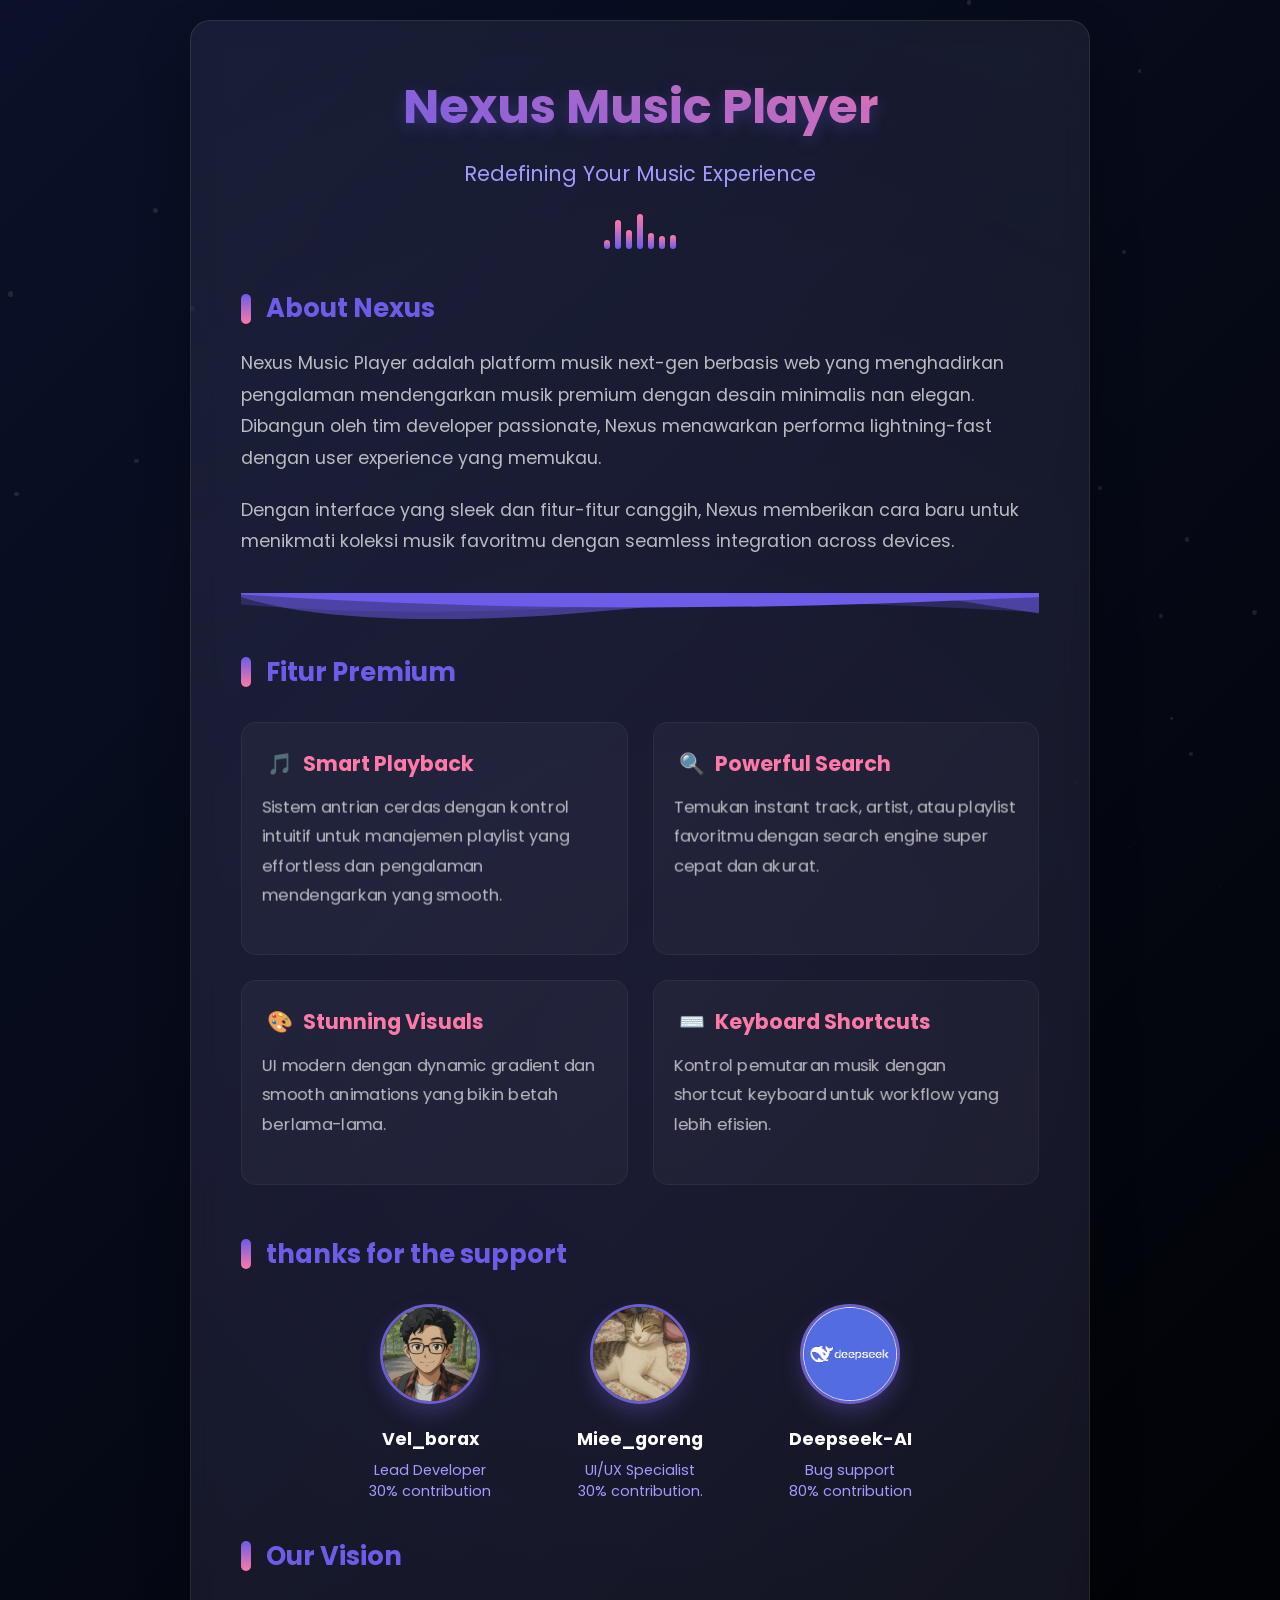
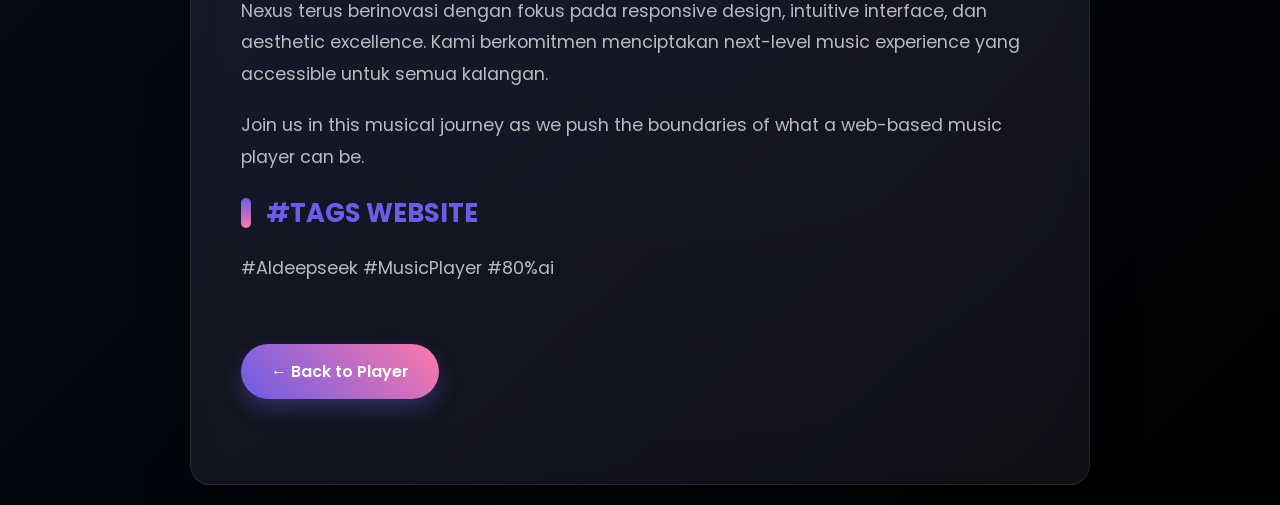
<file: about.html>
<!DOCTYPE html>
<html lang="id">
<head>
  <meta charset="UTF-8" />
  <meta name="viewport" content="width=device-width, initial-scale=1.0"/>
  <title>Tentang Nexus Music Player</title>
  <link rel="stylesheet" href="https://cdnjs.cloudflare.com/ajax/libs/animate.css/4.1.1/animate.min.css"/>
  <link href="https://fonts.googleapis.com/css2?family=Poppins:wght@300;400;500;600;700&display=swap" rel="stylesheet">
  <style>
    :root {
      --primary: #6c5ce7;
      --secondary: #a29bfe;
      --dark: #2d3436;
      --light: #f5f6fa;
      --accent: #fd79a8;
      --text-primary: rgba(255, 255, 255, 0.9);
      --text-secondary: rgba(255, 255, 255, 0.7);
    }

    * {
      margin: 0;
      padding: 0;
      box-sizing: border-box;
      font-family: 'Poppins', sans-serif;
    }

    body {
      background: linear-gradient(135deg, var(--dark), #000);
      color: var(--light);
      min-height: 100vh;
      display: flex;
      justify-content: center;
      align-items: center;
      padding: 20px;
      overflow-x: hidden;
    }

    /* Floating particles background */
    .particles {
      position: fixed;
      top: 0;
      left: 0;
      width: 100%;
      height: 100%;
      z-index: -1;
      overflow: hidden;
    }

    .particle {
      position: absolute;
      background: rgba(255, 255, 255, 0.1);
      border-radius: 50%;
      animation: float linear infinite;
    }

    @keyframes float {
      0% {
        transform: translateY(0) rotate(0deg);
      }
      100% {
        transform: translateY(-100vh) rotate(360deg);
      }
    }

    .about-container {
      max-width: 900px;
      width: 100%;
      background: rgba(255, 255, 255, 0.05);
      border-radius: 20px;
      backdrop-filter: blur(15px);
      box-shadow: 0 25px 50px rgba(0, 0, 0, 0.3);
      padding: 50px;
      animation: fadeInUp 0.8s ease-out both;
      border: 1px solid rgba(255, 255, 255, 0.1);
      position: relative;
      overflow: hidden;
    }

    .about-container::before {
      content: '';
      position: absolute;
      top: -50%;
      left: -50%;
      width: 200%;
      height: 200%;
      background: radial-gradient(circle, rgba(108, 92, 231, 0.1) 0%, transparent 70%);
      animation: rotate 60s linear infinite;
      z-index: -1;
    }

    @keyframes rotate {
      0% {
        transform: rotate(0deg);
      }
      100% {
        transform: rotate(360deg);
      }
    }

    .header {
      text-align: center;
      margin-bottom: 40px;
      position: relative;
    }

    .header h1 {
      font-size: 3rem;
      background: linear-gradient(to right, var(--primary), var(--accent));
      -webkit-background-clip: text;
      -webkit-text-fill-color: transparent;
      margin-bottom: 15px;
      text-shadow: 0 5px 15px rgba(108, 92, 231, 0.3);
      animation: textGlow 3s ease-in-out infinite alternate;
    }

    @keyframes textGlow {
      0% {
        text-shadow: 0 5px 15px rgba(108, 92, 231, 0.3);
      }
      100% {
        text-shadow: 0 5px 25px rgba(253, 121, 168, 0.4);
      }
    }

    .header p.subtitle {
      color: var(--secondary);
      font-size: 1.3rem;
      animation: fadeIn 1s 0.3s both;
    }

    .content-section {
      margin-bottom: 35px;
      opacity: 0;
      animation: fadeInUp 0.8s 0.5s forwards;
    }

    .content-section:nth-child(2) { animation-delay: 0.5s; }
    .content-section:nth-child(3) { animation-delay: 0.7s; }
    .content-section:nth-child(4) { animation-delay: 0.9s; }
    .content-section:nth-child(5) { animation-delay: 1.1s; }

    .content-section h2 {
      font-size: 1.6rem;
      color: var(--primary);
      margin-bottom: 20px;
      display: flex;
      align-items: center;
      gap: 15px;
      position: relative;
    }

    .content-section h2::before {
      content: '';
      display: block;
      width: 10px;
      height: 30px;
      background: linear-gradient(to bottom, var(--primary), var(--accent));
      border-radius: 5px;
      animation: pulse 2s infinite;
    }

    @keyframes pulse {
      0%, 100% {
        transform: scaleY(1);
      }
      50% {
        transform: scaleY(1.2);
      }
    }

    .content-section p {
      font-size: 1.1rem;
      line-height: 1.8;
      color: var(--text-secondary);
      margin-bottom: 20px;
      animation: fadeIn 1s both;
    }

    .features-grid {
      display: grid;
      grid-template-columns: repeat(auto-fit, minmax(250px, 1fr));
      gap: 25px;
      margin-top: 30px;
    }

    .feature-card {
      background: rgba(255, 255, 255, 0.03);
      border-radius: 15px;
      padding: 25px;
      border: 1px solid rgba(255, 255, 255, 0.05);
      transition: all 0.4s ease;
      transform-style: preserve-3d;
      perspective: 1000px;
      opacity: 0;
      animation: fadeInUp 0.6s forwards;
    }

    .feature-card:nth-child(1) { animation-delay: 0.6s; }
    .feature-card:nth-child(2) { animation-delay: 0.8s; }
    .feature-card:nth-child(3) { animation-delay: 1.0s; }
    .feature-card:nth-child(4) { animation-delay: 1.2s; }

    .feature-card:hover {
      transform: translateY(-10px) rotateX(5deg);
      background: rgba(255, 255, 255, 0.08);
      box-shadow: 0 15px 30px rgba(0, 0, 0, 0.2);
    }

    .feature-card h3 {
      color: var(--accent);
      margin-bottom: 15px;
      font-size: 1.3rem;
      display: flex;
      align-items: center;
      gap: 10px;
    }

    .feature-card h3 span {
      display: inline-block;
      animation: bounce 2s infinite;
    }

    @keyframes bounce {
      0%, 100% {
        transform: translateY(0);
      }
      50% {
        transform: translateY(-5px);
      }
    }

    .feature-card p {
      font-size: 1rem;
      color: var(--text-secondary);
      transform: translateZ(30px);
    }

    .team-section {
      margin-top: 50px;
    }

    .team-members {
      display: flex;
      flex-wrap: wrap;
      gap: 30px;
      justify-content: center;
      margin-top: 30px;
    }

    .team-member {
      text-align: center;
      width: 180px;
      opacity: 0;
      animation: fadeIn 0.8s forwards;
    }

    .team-member:nth-child(1) { animation-delay: 0.8s; }
    .team-member:nth-child(2) { animation-delay: 1.0s; }

    .member-avatar {
      width: 100px;
      height: 100px;
      border-radius: 50%;
      object-fit: cover;
      margin-bottom: 15px;
      border: 3px solid var(--primary);
      box-shadow: 0 10px 20px rgba(108, 92, 231, 0.3);
      transition: all 0.4s ease;
      filter: grayscale(20%);
    }

    .team-member:hover .member-avatar {
      transform: scale(1.1);
      box-shadow: 0 15px 30px rgba(253, 121, 168, 0.4);
      filter: grayscale(0%);
      border-color: var(--accent);
    }

    .member-name {
      font-weight: bold;
      color: white;
      margin-bottom: 8px;
      font-size: 1.1rem;
      transition: all 0.3s ease;
    }

    .team-member:hover .member-name {
      color: var(--accent);
      transform: translateY(-3px);
    }

    .member-role {
      font-size: 0.9rem;
      color: var(--secondary);
      transition: all 0.3s ease;
    }

    .team-member:hover .member-role {
      color: white;
    }

    .back-btn {
      display: inline-flex;
      align-items: center;
      justify-content: center;
      margin-top: 40px;
      padding: 15px 30px;
      background: linear-gradient(45deg, var(--primary), var(--accent));
      color: white;
      text-decoration: none;
      border-radius: 50px;
      font-weight: 600;
      transition: all 0.4s ease;
      border: none;
      cursor: pointer;
      box-shadow: 0 10px 20px rgba(108, 92, 231, 0.3);
      position: relative;
      overflow: hidden;
      opacity: 0;
      animation: fadeInUp 0.8s 1.2s forwards;
    }

    .back-btn:hover {
      transform: translateY(-5px) scale(1.05);
      box-shadow: 0 15px 30px rgba(253, 121, 168, 0.4);
    }

    .back-btn::before {
      content: '';
      position: absolute;
      top: 0;
      left: -100%;
      width: 100%;
      height: 100%;
      background: linear-gradient(90deg, transparent, rgba(255, 255, 255, 0.2), transparent);
      transition: all 0.6s ease;
    }

    .back-btn:hover::before {
      left: 100%;
    }

    /* Animated wave divider */
    .wave-divider {
      position: relative;
      height: 30px;
      overflow: hidden;
      margin: 30px 0;
    }

    .wave {
      position: absolute;
      left: 0;
      width: 200%;
      height: 100%;
      background-repeat: repeat no-repeat;
      background-position: 0 bottom;
      transform-origin: center bottom;
      background-image: url('data:image/svg+xml;utf8,<svg viewBox="0 0 1200 120" preserveAspectRatio="none" xmlns="http://www.w3.org/2000/svg"><path d="M0,0V46.29c47.79,22.2,103.59,32.17,158,28,70.36-5.37,136.33-33.31,206.8-37.5C438.64,32.43,512.34,53.67,583,72.05c69.27,18,138.3,24.88,209.4,13.08,36.15-6,69.85-17.84,104.45-29.34C989.49,25,1113-14.29,1200,52.47V0Z" opacity=".25" fill="%236c5ce7"></path><path d="M0,0V15.81C13,36.92,27.64,56.86,47.69,72.05,99.41,111.27,165,111,224.58,91.58c31.15-10.15,60.09-26.07,89.67-39.8,40.92-19,84.73-46,130.83-49.67,36.26-2.85,70.9,9.42,98.6,31.56,31.77,25.39,62.32,62,103.63,73,40.44,10.79,81.35-6.69,119.13-24.28s75.16-39,116.92-43.05c59.73-5.85,113.28,22.88,168.9,38.84,30.2,8.66,59,6.17,87.09-7.5,22.43-10.89,48-26.93,60.65-49.24V0Z" opacity=".5" fill="%236c5ce7"></path><path d="M0,0V5.63C149.93,59,314.09,71.32,475.83,42.57c43-7.64,84.23-20.12,127.61-26.46,59-8.63,112.48,12.24,165.56,35.4C827.93,77.22,886,95.24,951.2,90c86.53-7,172.46-45.71,248.8-84.81V0Z" fill="%236c5ce7"></path></svg>');
      animation: wave 15s linear infinite;
    }

    @keyframes wave {
      0% {
        transform: translateX(0) translateY(0) scaleY(1);
      }
      50% {
        transform: translateX(-25%) translateY(-5px) scaleY(0.9);
      }
      100% {
        transform: translateX(-50%) translateY(0) scaleY(1);
      }
    }

    /* Music note animations */
    .music-note {
      position: absolute;
      font-size: 1.5rem;
      opacity: 0;
      animation: floatNote 4s linear infinite;
    }

    @keyframes floatNote {
      0% {
        transform: translateY(0) rotate(0deg);
        opacity: 0;
        left: 10%;
      }
      10% {
        opacity: 1;
      }
      90% {
        opacity: 1;
      }
      100% {
        transform: translateY(-100vh) rotate(360deg);
        opacity: 0;
        left: 90%;
      }
    }

    /* Equalizer animation */
    .equalizer {
      display: flex;
      justify-content: center;
      align-items: flex-end;
      height: 40px;
      gap: 5px;
      margin: 20px 0;
    }

    .equalizer-bar {
      width: 6px;
      background: linear-gradient(to top, var(--primary), var(--accent));
      border-radius: 3px;
      animation: equalize 1.5s infinite ease-in-out;
    }

    .equalizer-bar:nth-child(1) { height: 20%; animation-delay: -1.2s; }
    .equalizer-bar:nth-child(2) { height: 50%; animation-delay: -1.1s; }
    .equalizer-bar:nth-child(3) { height: 30%; animation-delay: -0.9s; }
    .equalizer-bar:nth-child(4) { height: 70%; animation-delay: -0.8s; }
    .equalizer-bar:nth-child(5) { height: 40%; animation-delay: -0.7s; }
    .equalizer-bar:nth-child(6) { height: 60%; animation-delay: -0.6s; }
    .equalizer-bar:nth-child(7) { height: 30%; animation-delay: -0.5s; }

    @keyframes equalize {
      0%, 100% {
        height: 20%;
      }
      50% {
        height: 80%;
      }
    }

    /* Responsive adjustments */
    @media (max-width: 768px) {
      .about-container {
        padding: 30px 20px;
      }
      
      .header h1 {
        font-size: 2.2rem;
      }
      
      .features-grid {
        grid-template-columns: 1fr;
      }
      
      .team-member {
        width: 140px;
      }
      
      .member-avatar {
        width: 80px;
        height: 80px;
      }
    }

    /* Custom animations */
    @keyframes fadeInUp {
      from {
        opacity: 0;
        transform: translateY(30px);
      }
      to {
        opacity: 1;
        transform: translateY(0);
      }
    }

    @keyframes fadeIn {
      from {
        opacity: 0;
      }
      to {
        opacity: 1;
      }
    }

    @keyframes scaleIn {
      from {
        transform: scale(0.5);
        opacity: 0;
      }
      to {
        transform: scale(1);
        opacity: 1;
      }
    }

    @keyframes rotateIn {
      from {
        transform: rotate(-15deg);
        opacity: 0;
      }
      to {
        transform: rotate(0);
        opacity: 1;
      }
    }

    @keyframes slideInLeft {
      from {
        transform: translateX(-50px);
        opacity: 0;
      }
      to {
        transform: translateX(0);
        opacity: 1;
      }
    }

    @keyframes slideInRight {
      from {
        transform: translateX(50px);
        opacity: 0;
      }
      to {
        transform: translateX(0);
        opacity: 1;
      }
    }

    @keyframes flipInX {
      from {
        transform: perspective(400px) rotateX(90deg);
        opacity: 0;
      }
      to {
        transform: perspective(400px) rotateX(0);
        opacity: 1;
      }
    }

    @keyframes rubberBand {
      from {
        transform: scale3d(1, 1, 1);
      }
      30% {
        transform: scale3d(1.25, 0.75, 1);
      }
      40% {
        transform: scale3d(0.75, 1.25, 1);
      }
      50% {
        transform: scale3d(1.15, 0.85, 1);
      }
      65% {
        transform: scale3d(0.95, 1.05, 1);
      }
      75% {
        transform: scale3d(1.05, 0.95, 1);
      }
      to {
        transform: scale3d(1, 1, 1);
      }
    }
  </style>
</head>
<body>
  <!-- Floating particles -->
  <div class="particles" id="particles"></div>
  
  <!-- Floating music notes -->
  <div id="musicNotes"></div>

  <div class="about-container">
    <div class="header">
      <h1 class="animate__animated animate__fadeInDown">Nexus Music Player</h1>
      <p class="subtitle animate__animated animate__fadeIn animate__delay-1s">Redefining Your Music Experience</p>
      
      <!-- Equalizer animation -->
      <div class="equalizer animate__animated animate__fadeIn animate__delay-1s">
        <div class="equalizer-bar"></div>
        <div class="equalizer-bar"></div>
        <div class="equalizer-bar"></div>
        <div class="equalizer-bar"></div>
        <div class="equalizer-bar"></div>
        <div class="equalizer-bar"></div>
        <div class="equalizer-bar"></div>
      </div>
    </div>

    <div class="content-section">
      <h2>About Nexus</h2>
      <p>Nexus Music Player adalah platform musik next-gen berbasis web yang menghadirkan pengalaman mendengarkan musik premium dengan desain minimalis nan elegan. Dibangun oleh tim developer passionate, Nexus menawarkan performa lightning-fast dengan user experience yang memukau.</p>
      <p>Dengan interface yang sleek dan fitur-fitur canggih, Nexus memberikan cara baru untuk menikmati koleksi musik favoritmu dengan seamless integration across devices.</p>
    </div>

    <!-- Wave divider -->
    <div class="wave-divider">
      <div class="wave"></div>
    </div>

    <div class="content-section">
      <h2>Fitur Premium</h2>
      <div class="features-grid">
        <div class="feature-card">
          <h3><span>🎵</span> Smart Playback</h3>
          <p>Sistem antrian cerdas dengan kontrol intuitif untuk manajemen playlist yang effortless dan pengalaman mendengarkan yang smooth.</p>
        </div>
        <div class="feature-card">
          <h3><span>🔍</span> Powerful Search</h3>
          <p>Temukan instant track, artist, atau playlist favoritmu dengan search engine super cepat dan akurat.</p>
        </div>
        <div class="feature-card">
          <h3><span>🎨</span> Stunning Visuals</h3>
          <p>UI modern dengan dynamic gradient dan smooth animations yang bikin betah berlama-lama.</p>
        </div>
        <div class="feature-card">
          <h3><span>⌨️</span> Keyboard Shortcuts</h3>
          <p>Kontrol pemutaran musik dengan shortcut keyboard untuk workflow yang lebih efisien.</p>
        </div>
      </div>
    </div>

    <div class="content-section team-section">
      <h2>thanks for the support</h2>
      <div class="team-members">
        <div class="team-member">
          <a href="" target="_blank">
          <img src="vel.png" alt="Vel_borax" class="member-avatar">
        </a>
          <div class="member-name">Vel_borax</div>
          <div class="member-role">Lead Developer</div>
          <div class="member-role">30% contribution</div>
        </div>
        <div class="team-member">
          <a href="" target="_blank">
          <img src="hilmi.png" alt="Hilmi" class="member-avatar">
        </a>
          <div class="member-name">Miee_goreng</div>
          <div class="member-role">UI/UX Specialist</div>
          <div class="member-role">30% contribution.</div>
        </div>
        <div class="team-member">
          <a href="https://www.deepseek.com/" target="_blank">
          <img src="deepseek.png" alt="AI" class="member-avatar">
        </a>
          <div class="member-name">Deepseek-AI</div>
          <div class="member-role">Bug support</div>
          <div class="member-role">80% contribution</div>
        </div>
      </div>
    </div>

    <div class="content-section">
      <h2>Our Vision</h2>
      <p>Nexus terus berinovasi dengan fokus pada responsive design, intuitive interface, dan aesthetic excellence. Kami berkomitmen menciptakan next-level music experience yang accessible untuk semua kalangan.</p>
      <p>Join us in this musical journey as we push the boundaries of what a web-based music player can be.</p>
    
    <div class="content-section">
      <h2>#TAGS WEBSITE</h2>
      <p>#AIdeepseek #MusicPlayer #80%ai</p>

      <a href="index.html" class="back-btn animate__animated animate__pulse animate__infinite animate__slower">← Back to Player</a>
    </div>
    </div>
  </div>

  <script>
    // Create floating particles
    const particlesContainer = document.getElementById('particles');
    for (let i = 0; i < 50; i++) {
      const particle = document.createElement('div');
      particle.classList.add('particle');
      
      // Random properties
      const size = Math.random() * 5 + 1;
      const posX = Math.random() * window.innerWidth;
      const posY = Math.random() * window.innerHeight;
      const duration = Math.random() * 20 + 10;
      const delay = Math.random() * 5;
      
      particle.style.width = `${size}px`;
      particle.style.height = `${size}px`;
      particle.style.left = `${posX}px`;
      particle.style.top = `${posY}px`;
      particle.style.animationDuration = `${duration}s`;
      particle.style.animationDelay = `${delay}s`;
      
      particlesContainer.appendChild(particle);
    }

    // Create floating music notes
    const notesContainer = document.getElementById('musicNotes');
    const musicNotes = ['♪', '♫', '♬', '♩', '♭', '♮', '♯'];
    
    function createMusicNote() {
      const note = document.createElement('div');
      note.classList.add('music-note');
      note.textContent = musicNotes[Math.floor(Math.random() * musicNotes.length)];
      
      // Random properties
      const size = Math.random() * 2 + 1;
      const posX = Math.random() * 100;
      const duration = Math.random() * 3 + 2;
      const delay = Math.random() * 5;
      const color = `hsl(${Math.random() * 60 + 200}, 80%, 70%)`;
      
      note.style.fontSize = `${size}rem`;
      note.style.left = `${posX}%`;
      note.style.bottom = '0';
      note.style.color = color;
      note.style.animationDuration = `${duration}s`;
      note.style.animationDelay = `${delay}s`;
      
      notesContainer.appendChild(note);
      
      // Remove note after animation completes
      setTimeout(() => {
        note.remove();
      }, duration * 1000);
    }
    
    // Create notes periodically
    setInterval(createMusicNote, 500);
    
    // Initial notes
    for (let i = 0; i < 10; i++) {
      setTimeout(createMusicNote, i * 300);
    }

    // Add hover animations to feature cards
    const featureCards = document.querySelectorAll('.feature-card');
    featureCards.forEach(card => {
      card.addEventListener('mouseenter', () => {
        card.classList.add('animate__animated', 'animate__pulse');
      });
      
      card.addEventListener('mouseleave', () => {
        card.classList.remove('animate__animated', 'animate__pulse');
      });
      
      card.addEventListener('animationend', () => {
        card.classList.remove('animate__animated', 'animate__pulse');
      });
    });

    // Add random animations to team members on hover
    const teamMembers = document.querySelectorAll('.team-member');
    const animations = [
      'animate__bounce', 'animate__rubberBand', 'animate__swing', 
      'animate__tada', 'animate__wobble', 'animate__jello',
      'animate__heartBeat', 'animate__flip', 'animate__shakeX'
    ];
    
    teamMembers.forEach(member => {
      member.addEventListener('mouseenter', () => {
        const randomAnim = animations[Math.floor(Math.random() * animations.length)];
        member.classList.add('animate__animated', randomAnim);
      });
      
      member.addEventListener('mouseleave', () => {
        member.classList.remove('animate__animated', ...animations);
      });
      
      member.addEventListener('animationend', () => {
        member.classList.remove('animate__animated', ...animations);
      });
    });

    // Add ripple effect to back button
    const backBtn = document.querySelector('.back-btn');
    backBtn.addEventListener('click', (e) => {
      e.preventDefault();
      
      // Ripple effect
      const ripple = document.createElement('span');
      ripple.classList.add('animate__animated', 'animate__zoomOut');
      ripple.style.position = 'absolute';
      ripple.style.borderRadius = '50%';
      ripple.style.backgroundColor = 'rgba(255, 255, 255, 0.3)';
      ripple.style.transform = 'scale(0)';
      ripple.style.animationDuration = '0.6s';
      
      const rect = backBtn.getBoundingClientRect();
      const size = Math.max(rect.width, rect.height);
      const x = e.clientX - rect.left - size/2;
      const y = e.clientY - rect.top - size/2;
      
      ripple.style.width = `${size}px`;
      ripple.style.height = `${size}px`;
      ripple.style.left = `${x}px`;
      ripple.style.top = `${y}px`;
      
      backBtn.appendChild(ripple);
      
      // Navigate after animation
      setTimeout(() => {
        window.location.href = backBtn.href;
      }, 500);
    });

    // Add scroll animations
    const observerOptions = {
      threshold: 0.1
    };

    const observer = new IntersectionObserver((entries) => {
      entries.forEach(entry => {
        if (entry.isIntersecting) {
          entry.target.classList.add('animate__animated', 'animate__fadeInUp');
        }
      });
    }, observerOptions);

    document.querySelectorAll('.content-section, .feature-card, .team-member').forEach(el => {
      observer.observe(el);
    });

    // Audio visualization effect
    const equalizerBars = document.querySelectorAll('.equalizer-bar');
    function animateEqualizer() {
      equalizerBars.forEach(bar => {
        const randomHeight = Math.random() * 80 + 20;
        bar.style.height = `${randomHeight}%`;
      });
      requestAnimationFrame(animateEqualizer);
    }
    animateEqualizer();

    // Background pulse effect
    function backgroundPulse() {
      const hue = Math.sin(Date.now() / 3000) * 30 + 230;
      document.body.style.background = `linear-gradient(135deg, hsl(${hue}, 60%, 10%), #000)`;
      requestAnimationFrame(backgroundPulse);
    }
    backgroundPulse();
  </script>
  <audio id="bg-music" autoplay loop>
    <source src="piano.mp3" type="audio/mpeg">
    Your browser does not support the audio element.
  </audio>
  
</body>
</html>
</file>
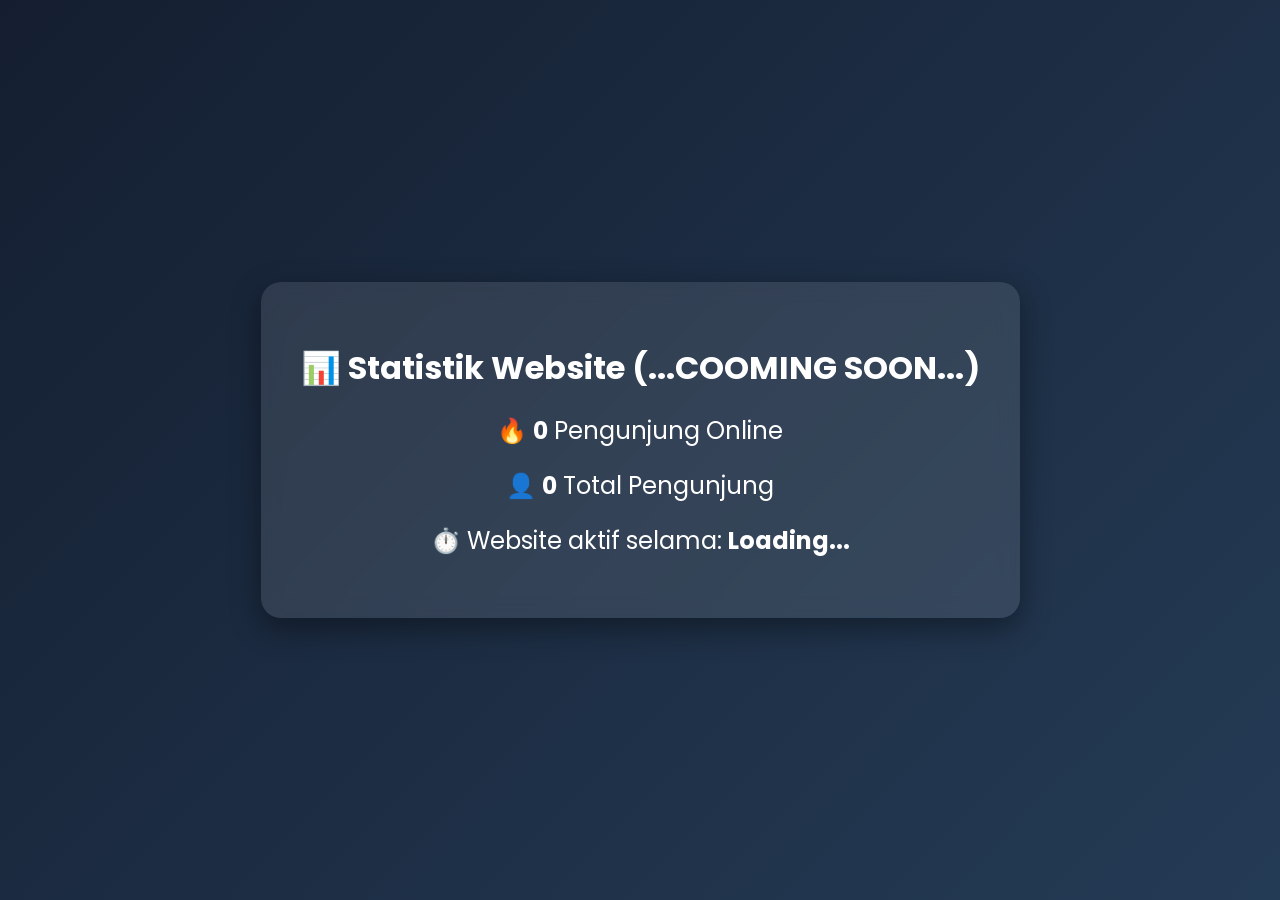
<file: stats.html>
<!DOCTYPE html>
<html lang="id">
<head>
  <meta charset="UTF-8">
  <title>Status Website Real-Time</title>
  <link rel="stylesheet" href="style.css">
</head>
<body>
  <div class="container">
    <h1>📊 Statistik Website (...COOMING SOON...)</h1>
    <div class="stat">🔥 <strong id="onlineCount">0</strong> Pengunjung Online</div>
    <div class="stat">👤 <strong id="totalCount">0</strong> Total Pengunjung</div>
    <div class="stat">⏱️ Website aktif selama: <strong id="runningTime">Loading...</strong></div>
  </div>
  <script type="module" src="stats.js"></script>
</body>
</html>
</file>
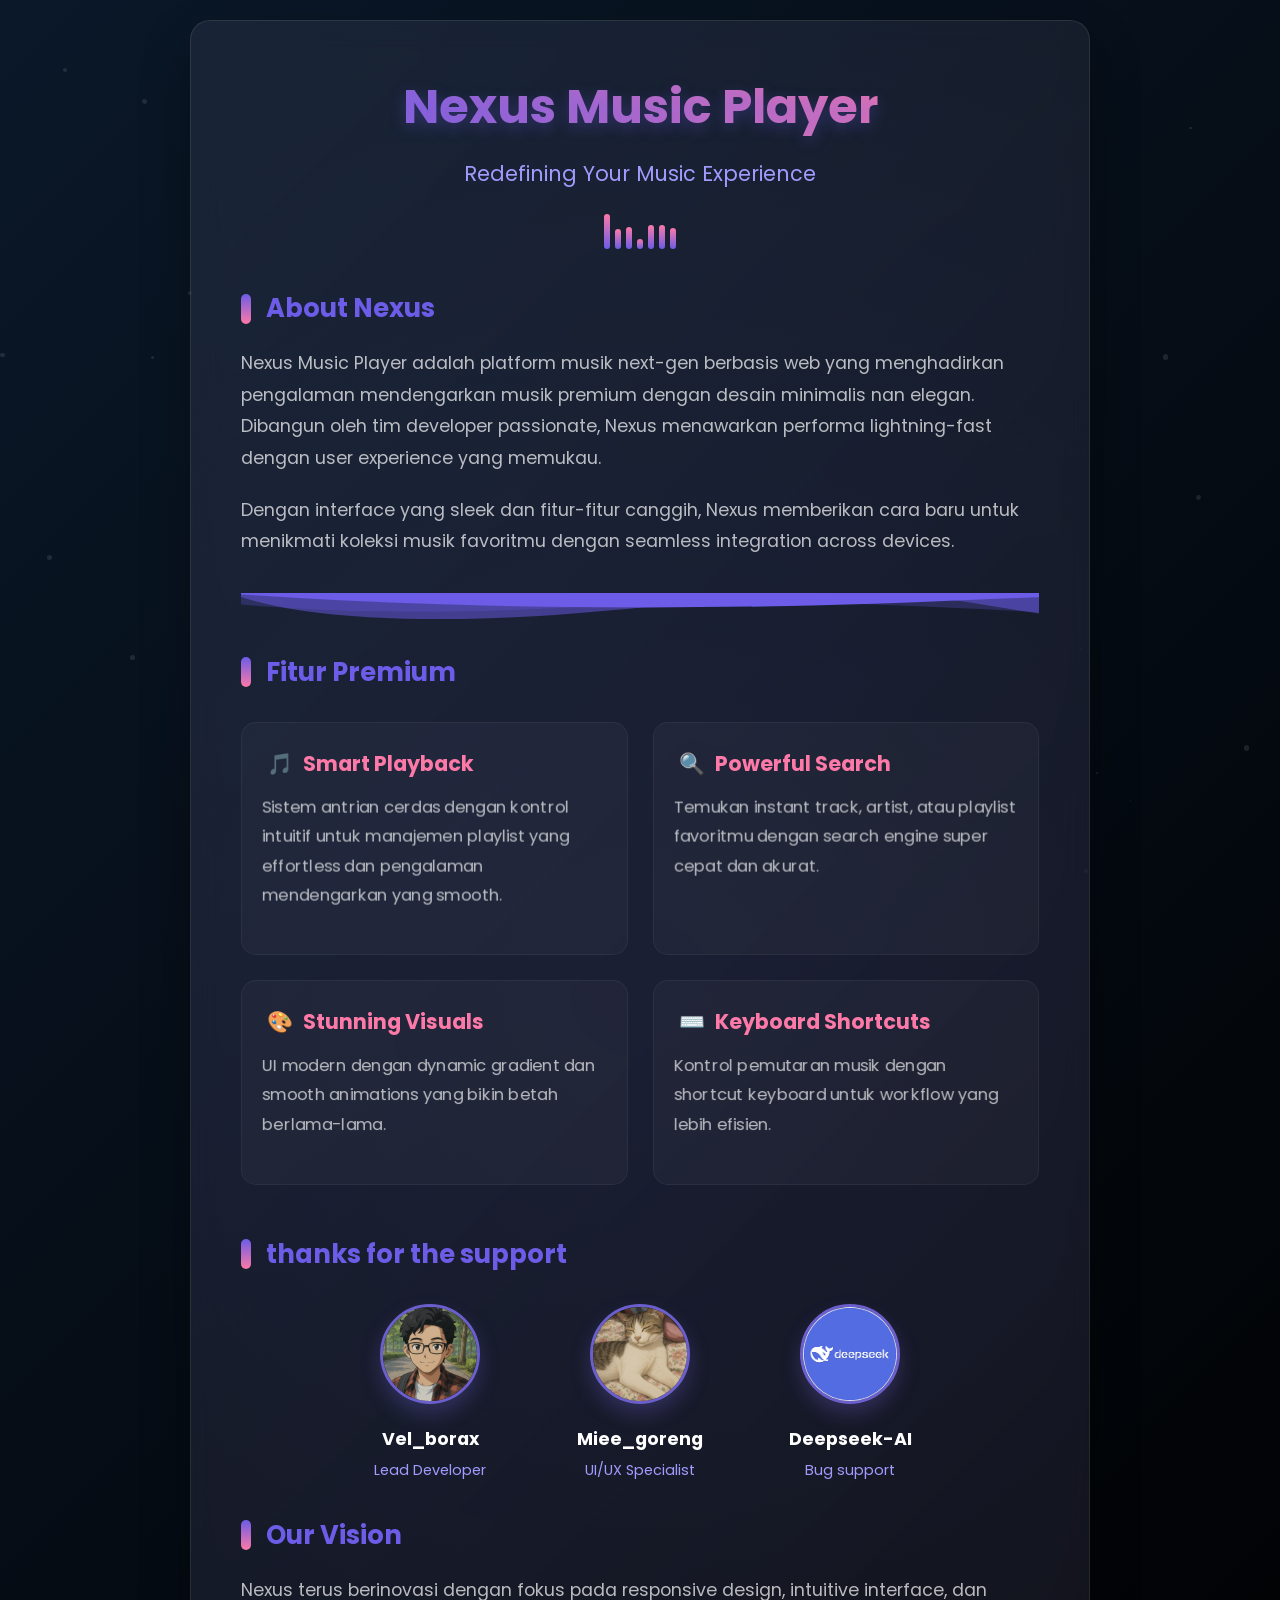
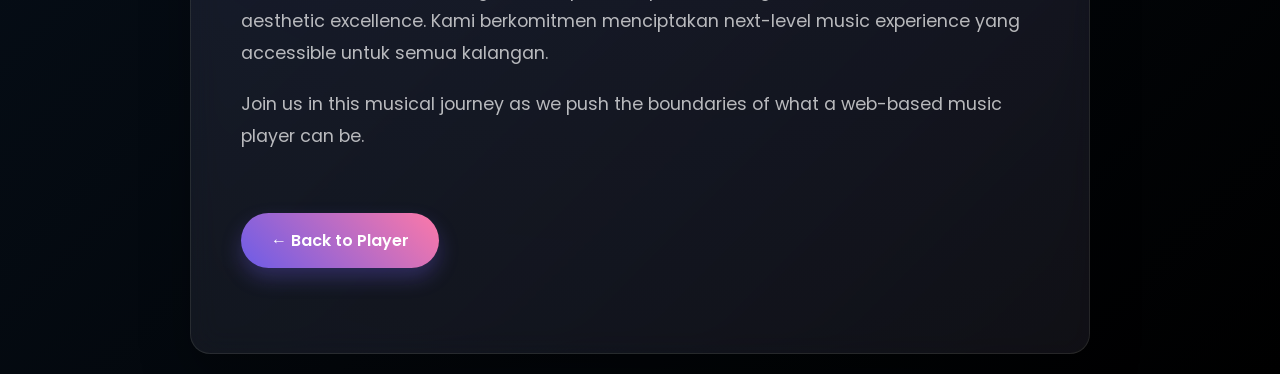
<file: Nexus Music Plyaer/about.html>
<!DOCTYPE html>
<html lang="id">
<head>
  <meta charset="UTF-8" />
  <meta name="viewport" content="width=device-width, initial-scale=1.0"/>
  <title>Tentang Nexus Music Player</title>
  <link rel="stylesheet" href="https://cdnjs.cloudflare.com/ajax/libs/animate.css/4.1.1/animate.min.css"/>
  <link href="https://fonts.googleapis.com/css2?family=Poppins:wght@300;400;500;600;700&display=swap" rel="stylesheet">
  <style>
    :root {
      --primary: #6c5ce7;
      --secondary: #a29bfe;
      --dark: #2d3436;
      --light: #f5f6fa;
      --accent: #fd79a8;
      --text-primary: rgba(255, 255, 255, 0.9);
      --text-secondary: rgba(255, 255, 255, 0.7);
    }

    * {
      margin: 0;
      padding: 0;
      box-sizing: border-box;
      font-family: 'Poppins', sans-serif;
    }

    body {
      background: linear-gradient(135deg, var(--dark), #000);
      color: var(--light);
      min-height: 100vh;
      display: flex;
      justify-content: center;
      align-items: center;
      padding: 20px;
      overflow-x: hidden;
    }

    /* Floating particles background */
    .particles {
      position: fixed;
      top: 0;
      left: 0;
      width: 100%;
      height: 100%;
      z-index: -1;
      overflow: hidden;
    }

    .particle {
      position: absolute;
      background: rgba(255, 255, 255, 0.1);
      border-radius: 50%;
      animation: float linear infinite;
    }

    @keyframes float {
      0% {
        transform: translateY(0) rotate(0deg);
      }
      100% {
        transform: translateY(-100vh) rotate(360deg);
      }
    }

    .about-container {
      max-width: 900px;
      width: 100%;
      background: rgba(255, 255, 255, 0.05);
      border-radius: 20px;
      backdrop-filter: blur(15px);
      box-shadow: 0 25px 50px rgba(0, 0, 0, 0.3);
      padding: 50px;
      animation: fadeInUp 0.8s ease-out both;
      border: 1px solid rgba(255, 255, 255, 0.1);
      position: relative;
      overflow: hidden;
    }

    .about-container::before {
      content: '';
      position: absolute;
      top: -50%;
      left: -50%;
      width: 200%;
      height: 200%;
      background: radial-gradient(circle, rgba(108, 92, 231, 0.1) 0%, transparent 70%);
      animation: rotate 60s linear infinite;
      z-index: -1;
    }

    @keyframes rotate {
      0% {
        transform: rotate(0deg);
      }
      100% {
        transform: rotate(360deg);
      }
    }

    .header {
      text-align: center;
      margin-bottom: 40px;
      position: relative;
    }

    .header h1 {
      font-size: 3rem;
      background: linear-gradient(to right, var(--primary), var(--accent));
      -webkit-background-clip: text;
      -webkit-text-fill-color: transparent;
      margin-bottom: 15px;
      text-shadow: 0 5px 15px rgba(108, 92, 231, 0.3);
      animation: textGlow 3s ease-in-out infinite alternate;
    }

    @keyframes textGlow {
      0% {
        text-shadow: 0 5px 15px rgba(108, 92, 231, 0.3);
      }
      100% {
        text-shadow: 0 5px 25px rgba(253, 121, 168, 0.4);
      }
    }

    .header p.subtitle {
      color: var(--secondary);
      font-size: 1.3rem;
      animation: fadeIn 1s 0.3s both;
    }

    .content-section {
      margin-bottom: 35px;
      opacity: 0;
      animation: fadeInUp 0.8s 0.5s forwards;
    }

    .content-section:nth-child(2) { animation-delay: 0.5s; }
    .content-section:nth-child(3) { animation-delay: 0.7s; }
    .content-section:nth-child(4) { animation-delay: 0.9s; }
    .content-section:nth-child(5) { animation-delay: 1.1s; }

    .content-section h2 {
      font-size: 1.6rem;
      color: var(--primary);
      margin-bottom: 20px;
      display: flex;
      align-items: center;
      gap: 15px;
      position: relative;
    }

    .content-section h2::before {
      content: '';
      display: block;
      width: 10px;
      height: 30px;
      background: linear-gradient(to bottom, var(--primary), var(--accent));
      border-radius: 5px;
      animation: pulse 2s infinite;
    }

    @keyframes pulse {
      0%, 100% {
        transform: scaleY(1);
      }
      50% {
        transform: scaleY(1.2);
      }
    }

    .content-section p {
      font-size: 1.1rem;
      line-height: 1.8;
      color: var(--text-secondary);
      margin-bottom: 20px;
      animation: fadeIn 1s both;
    }

    .features-grid {
      display: grid;
      grid-template-columns: repeat(auto-fit, minmax(250px, 1fr));
      gap: 25px;
      margin-top: 30px;
    }

    .feature-card {
      background: rgba(255, 255, 255, 0.03);
      border-radius: 15px;
      padding: 25px;
      border: 1px solid rgba(255, 255, 255, 0.05);
      transition: all 0.4s ease;
      transform-style: preserve-3d;
      perspective: 1000px;
      opacity: 0;
      animation: fadeInUp 0.6s forwards;
    }

    .feature-card:nth-child(1) { animation-delay: 0.6s; }
    .feature-card:nth-child(2) { animation-delay: 0.8s; }
    .feature-card:nth-child(3) { animation-delay: 1.0s; }
    .feature-card:nth-child(4) { animation-delay: 1.2s; }

    .feature-card:hover {
      transform: translateY(-10px) rotateX(5deg);
      background: rgba(255, 255, 255, 0.08);
      box-shadow: 0 15px 30px rgba(0, 0, 0, 0.2);
    }

    .feature-card h3 {
      color: var(--accent);
      margin-bottom: 15px;
      font-size: 1.3rem;
      display: flex;
      align-items: center;
      gap: 10px;
    }

    .feature-card h3 span {
      display: inline-block;
      animation: bounce 2s infinite;
    }

    @keyframes bounce {
      0%, 100% {
        transform: translateY(0);
      }
      50% {
        transform: translateY(-5px);
      }
    }

    .feature-card p {
      font-size: 1rem;
      color: var(--text-secondary);
      transform: translateZ(30px);
    }

    .team-section {
      margin-top: 50px;
    }

    .team-members {
      display: flex;
      flex-wrap: wrap;
      gap: 30px;
      justify-content: center;
      margin-top: 30px;
    }

    .team-member {
      text-align: center;
      width: 180px;
      opacity: 0;
      animation: fadeIn 0.8s forwards;
    }

    .team-member:nth-child(1) { animation-delay: 0.8s; }
    .team-member:nth-child(2) { animation-delay: 1.0s; }

    .member-avatar {
      width: 100px;
      height: 100px;
      border-radius: 50%;
      object-fit: cover;
      margin-bottom: 15px;
      border: 3px solid var(--primary);
      box-shadow: 0 10px 20px rgba(108, 92, 231, 0.3);
      transition: all 0.4s ease;
      filter: grayscale(20%);
    }

    .team-member:hover .member-avatar {
      transform: scale(1.1);
      box-shadow: 0 15px 30px rgba(253, 121, 168, 0.4);
      filter: grayscale(0%);
      border-color: var(--accent);
    }

    .member-name {
      font-weight: bold;
      color: white;
      margin-bottom: 8px;
      font-size: 1.1rem;
      transition: all 0.3s ease;
    }

    .team-member:hover .member-name {
      color: var(--accent);
      transform: translateY(-3px);
    }

    .member-role {
      font-size: 0.9rem;
      color: var(--secondary);
      transition: all 0.3s ease;
    }

    .team-member:hover .member-role {
      color: white;
    }

    .back-btn {
      display: inline-flex;
      align-items: center;
      justify-content: center;
      margin-top: 40px;
      padding: 15px 30px;
      background: linear-gradient(45deg, var(--primary), var(--accent));
      color: white;
      text-decoration: none;
      border-radius: 50px;
      font-weight: 600;
      transition: all 0.4s ease;
      border: none;
      cursor: pointer;
      box-shadow: 0 10px 20px rgba(108, 92, 231, 0.3);
      position: relative;
      overflow: hidden;
      opacity: 0;
      animation: fadeInUp 0.8s 1.2s forwards;
    }

    .back-btn:hover {
      transform: translateY(-5px) scale(1.05);
      box-shadow: 0 15px 30px rgba(253, 121, 168, 0.4);
    }

    .back-btn::before {
      content: '';
      position: absolute;
      top: 0;
      left: -100%;
      width: 100%;
      height: 100%;
      background: linear-gradient(90deg, transparent, rgba(255, 255, 255, 0.2), transparent);
      transition: all 0.6s ease;
    }

    .back-btn:hover::before {
      left: 100%;
    }

    /* Animated wave divider */
    .wave-divider {
      position: relative;
      height: 30px;
      overflow: hidden;
      margin: 30px 0;
    }

    .wave {
      position: absolute;
      left: 0;
      width: 200%;
      height: 100%;
      background-repeat: repeat no-repeat;
      background-position: 0 bottom;
      transform-origin: center bottom;
      background-image: url('data:image/svg+xml;utf8,<svg viewBox="0 0 1200 120" preserveAspectRatio="none" xmlns="http://www.w3.org/2000/svg"><path d="M0,0V46.29c47.79,22.2,103.59,32.17,158,28,70.36-5.37,136.33-33.31,206.8-37.5C438.64,32.43,512.34,53.67,583,72.05c69.27,18,138.3,24.88,209.4,13.08,36.15-6,69.85-17.84,104.45-29.34C989.49,25,1113-14.29,1200,52.47V0Z" opacity=".25" fill="%236c5ce7"></path><path d="M0,0V15.81C13,36.92,27.64,56.86,47.69,72.05,99.41,111.27,165,111,224.58,91.58c31.15-10.15,60.09-26.07,89.67-39.8,40.92-19,84.73-46,130.83-49.67,36.26-2.85,70.9,9.42,98.6,31.56,31.77,25.39,62.32,62,103.63,73,40.44,10.79,81.35-6.69,119.13-24.28s75.16-39,116.92-43.05c59.73-5.85,113.28,22.88,168.9,38.84,30.2,8.66,59,6.17,87.09-7.5,22.43-10.89,48-26.93,60.65-49.24V0Z" opacity=".5" fill="%236c5ce7"></path><path d="M0,0V5.63C149.93,59,314.09,71.32,475.83,42.57c43-7.64,84.23-20.12,127.61-26.46,59-8.63,112.48,12.24,165.56,35.4C827.93,77.22,886,95.24,951.2,90c86.53-7,172.46-45.71,248.8-84.81V0Z" fill="%236c5ce7"></path></svg>');
      animation: wave 15s linear infinite;
    }

    @keyframes wave {
      0% {
        transform: translateX(0) translateY(0) scaleY(1);
      }
      50% {
        transform: translateX(-25%) translateY(-5px) scaleY(0.9);
      }
      100% {
        transform: translateX(-50%) translateY(0) scaleY(1);
      }
    }

    /* Music note animations */
    .music-note {
      position: absolute;
      font-size: 1.5rem;
      opacity: 0;
      animation: floatNote 4s linear infinite;
    }

    @keyframes floatNote {
      0% {
        transform: translateY(0) rotate(0deg);
        opacity: 0;
        left: 10%;
      }
      10% {
        opacity: 1;
      }
      90% {
        opacity: 1;
      }
      100% {
        transform: translateY(-100vh) rotate(360deg);
        opacity: 0;
        left: 90%;
      }
    }

    /* Equalizer animation */
    .equalizer {
      display: flex;
      justify-content: center;
      align-items: flex-end;
      height: 40px;
      gap: 5px;
      margin: 20px 0;
    }

    .equalizer-bar {
      width: 6px;
      background: linear-gradient(to top, var(--primary), var(--accent));
      border-radius: 3px;
      animation: equalize 1.5s infinite ease-in-out;
    }

    .equalizer-bar:nth-child(1) { height: 20%; animation-delay: -1.2s; }
    .equalizer-bar:nth-child(2) { height: 50%; animation-delay: -1.1s; }
    .equalizer-bar:nth-child(3) { height: 30%; animation-delay: -0.9s; }
    .equalizer-bar:nth-child(4) { height: 70%; animation-delay: -0.8s; }
    .equalizer-bar:nth-child(5) { height: 40%; animation-delay: -0.7s; }
    .equalizer-bar:nth-child(6) { height: 60%; animation-delay: -0.6s; }
    .equalizer-bar:nth-child(7) { height: 30%; animation-delay: -0.5s; }

    @keyframes equalize {
      0%, 100% {
        height: 20%;
      }
      50% {
        height: 80%;
      }
    }

    /* Responsive adjustments */
    @media (max-width: 768px) {
      .about-container {
        padding: 30px 20px;
      }
      
      .header h1 {
        font-size: 2.2rem;
      }
      
      .features-grid {
        grid-template-columns: 1fr;
      }
      
      .team-member {
        width: 140px;
      }
      
      .member-avatar {
        width: 80px;
        height: 80px;
      }
    }

    /* Custom animations */
    @keyframes fadeInUp {
      from {
        opacity: 0;
        transform: translateY(30px);
      }
      to {
        opacity: 1;
        transform: translateY(0);
      }
    }

    @keyframes fadeIn {
      from {
        opacity: 0;
      }
      to {
        opacity: 1;
      }
    }

    @keyframes scaleIn {
      from {
        transform: scale(0.5);
        opacity: 0;
      }
      to {
        transform: scale(1);
        opacity: 1;
      }
    }

    @keyframes rotateIn {
      from {
        transform: rotate(-15deg);
        opacity: 0;
      }
      to {
        transform: rotate(0);
        opacity: 1;
      }
    }

    @keyframes slideInLeft {
      from {
        transform: translateX(-50px);
        opacity: 0;
      }
      to {
        transform: translateX(0);
        opacity: 1;
      }
    }

    @keyframes slideInRight {
      from {
        transform: translateX(50px);
        opacity: 0;
      }
      to {
        transform: translateX(0);
        opacity: 1;
      }
    }

    @keyframes flipInX {
      from {
        transform: perspective(400px) rotateX(90deg);
        opacity: 0;
      }
      to {
        transform: perspective(400px) rotateX(0);
        opacity: 1;
      }
    }

    @keyframes rubberBand {
      from {
        transform: scale3d(1, 1, 1);
      }
      30% {
        transform: scale3d(1.25, 0.75, 1);
      }
      40% {
        transform: scale3d(0.75, 1.25, 1);
      }
      50% {
        transform: scale3d(1.15, 0.85, 1);
      }
      65% {
        transform: scale3d(0.95, 1.05, 1);
      }
      75% {
        transform: scale3d(1.05, 0.95, 1);
      }
      to {
        transform: scale3d(1, 1, 1);
      }
    }
  </style>
</head>
<body>
  <!-- Floating particles -->
  <div class="particles" id="particles"></div>
  
  <!-- Floating music notes -->
  <div id="musicNotes"></div>

  <div class="about-container">
    <div class="header">
      <h1 class="animate__animated animate__fadeInDown">Nexus Music Player</h1>
      <p class="subtitle animate__animated animate__fadeIn animate__delay-1s">Redefining Your Music Experience</p>
      
      <!-- Equalizer animation -->
      <div class="equalizer animate__animated animate__fadeIn animate__delay-1s">
        <div class="equalizer-bar"></div>
        <div class="equalizer-bar"></div>
        <div class="equalizer-bar"></div>
        <div class="equalizer-bar"></div>
        <div class="equalizer-bar"></div>
        <div class="equalizer-bar"></div>
        <div class="equalizer-bar"></div>
      </div>
    </div>

    <div class="content-section">
      <h2>About Nexus</h2>
      <p>Nexus Music Player adalah platform musik next-gen berbasis web yang menghadirkan pengalaman mendengarkan musik premium dengan desain minimalis nan elegan. Dibangun oleh tim developer passionate, Nexus menawarkan performa lightning-fast dengan user experience yang memukau.</p>
      <p>Dengan interface yang sleek dan fitur-fitur canggih, Nexus memberikan cara baru untuk menikmati koleksi musik favoritmu dengan seamless integration across devices.</p>
    </div>

    <!-- Wave divider -->
    <div class="wave-divider">
      <div class="wave"></div>
    </div>

    <div class="content-section">
      <h2>Fitur Premium</h2>
      <div class="features-grid">
        <div class="feature-card">
          <h3><span>🎵</span> Smart Playback</h3>
          <p>Sistem antrian cerdas dengan kontrol intuitif untuk manajemen playlist yang effortless dan pengalaman mendengarkan yang smooth.</p>
        </div>
        <div class="feature-card">
          <h3><span>🔍</span> Powerful Search</h3>
          <p>Temukan instant track, artist, atau playlist favoritmu dengan search engine super cepat dan akurat.</p>
        </div>
        <div class="feature-card">
          <h3><span>🎨</span> Stunning Visuals</h3>
          <p>UI modern dengan dynamic gradient dan smooth animations yang bikin betah berlama-lama.</p>
        </div>
        <div class="feature-card">
          <h3><span>⌨️</span> Keyboard Shortcuts</h3>
          <p>Kontrol pemutaran musik dengan shortcut keyboard untuk workflow yang lebih efisien.</p>
        </div>
      </div>
    </div>

    <div class="content-section team-section">
      <h2>thanks for the support</h2>
      <div class="team-members">
        <div class="team-member">
          <a href="" target="_blank">
          <img src="vel.png" alt="Vel_borax" class="member-avatar">
        </a>
          <div class="member-name">Vel_borax</div>
          <div class="member-role">Lead Developer</div>
        </div>
        <div class="team-member">
          <a href="" target="_blank">
          <img src="hilmi.png" alt="Hilmi" class="member-avatar">
        </a>
          <div class="member-name">Miee_goreng</div>
          <div class="member-role">UI/UX Specialist</div>
        </div>
        <div class="team-member">
          <a href="https://www.deepseek.com/" target="_blank">
          <img src="deepseek.png" alt="Hilmi" class="member-avatar">
        </a>
          <div class="member-name">Deepseek-AI</div>
          <div class="member-role">Bug support</div>
        </div>
      </div>
    </div>

    <div class="content-section">
      <h2>Our Vision</h2>
      <p>Nexus terus berinovasi dengan fokus pada responsive design, intuitive interface, dan aesthetic excellence. Kami berkomitmen menciptakan next-level music experience yang accessible untuk semua kalangan.</p>
      <p>Join us in this musical journey as we push the boundaries of what a web-based music player can be.</p>
      
      <a href="index.html" class="back-btn animate__animated animate__pulse animate__infinite animate__slower">← Back to Player</a>
    </div>
  </div>

  <script>
    // Create floating particles
    const particlesContainer = document.getElementById('particles');
    for (let i = 0; i < 50; i++) {
      const particle = document.createElement('div');
      particle.classList.add('particle');
      
      // Random properties
      const size = Math.random() * 5 + 1;
      const posX = Math.random() * window.innerWidth;
      const posY = Math.random() * window.innerHeight;
      const duration = Math.random() * 20 + 10;
      const delay = Math.random() * 5;
      
      particle.style.width = `${size}px`;
      particle.style.height = `${size}px`;
      particle.style.left = `${posX}px`;
      particle.style.top = `${posY}px`;
      particle.style.animationDuration = `${duration}s`;
      particle.style.animationDelay = `${delay}s`;
      
      particlesContainer.appendChild(particle);
    }

    // Create floating music notes
    const notesContainer = document.getElementById('musicNotes');
    const musicNotes = ['♪', '♫', '♬', '♩', '♭', '♮', '♯'];
    
    function createMusicNote() {
      const note = document.createElement('div');
      note.classList.add('music-note');
      note.textContent = musicNotes[Math.floor(Math.random() * musicNotes.length)];
      
      // Random properties
      const size = Math.random() * 2 + 1;
      const posX = Math.random() * 100;
      const duration = Math.random() * 3 + 2;
      const delay = Math.random() * 5;
      const color = `hsl(${Math.random() * 60 + 200}, 80%, 70%)`;
      
      note.style.fontSize = `${size}rem`;
      note.style.left = `${posX}%`;
      note.style.bottom = '0';
      note.style.color = color;
      note.style.animationDuration = `${duration}s`;
      note.style.animationDelay = `${delay}s`;
      
      notesContainer.appendChild(note);
      
      // Remove note after animation completes
      setTimeout(() => {
        note.remove();
      }, duration * 1000);
    }
    
    // Create notes periodically
    setInterval(createMusicNote, 500);
    
    // Initial notes
    for (let i = 0; i < 10; i++) {
      setTimeout(createMusicNote, i * 300);
    }

    // Add hover animations to feature cards
    const featureCards = document.querySelectorAll('.feature-card');
    featureCards.forEach(card => {
      card.addEventListener('mouseenter', () => {
        card.classList.add('animate__animated', 'animate__pulse');
      });
      
      card.addEventListener('mouseleave', () => {
        card.classList.remove('animate__animated', 'animate__pulse');
      });
      
      card.addEventListener('animationend', () => {
        card.classList.remove('animate__animated', 'animate__pulse');
      });
    });

    // Add random animations to team members on hover
    const teamMembers = document.querySelectorAll('.team-member');
    const animations = [
      'animate__bounce', 'animate__rubberBand', 'animate__swing', 
      'animate__tada', 'animate__wobble', 'animate__jello',
      'animate__heartBeat', 'animate__flip', 'animate__shakeX'
    ];
    
    teamMembers.forEach(member => {
      member.addEventListener('mouseenter', () => {
        const randomAnim = animations[Math.floor(Math.random() * animations.length)];
        member.classList.add('animate__animated', randomAnim);
      });
      
      member.addEventListener('mouseleave', () => {
        member.classList.remove('animate__animated', ...animations);
      });
      
      member.addEventListener('animationend', () => {
        member.classList.remove('animate__animated', ...animations);
      });
    });

    // Add ripple effect to back button
    const backBtn = document.querySelector('.back-btn');
    backBtn.addEventListener('click', (e) => {
      e.preventDefault();
      
      // Ripple effect
      const ripple = document.createElement('span');
      ripple.classList.add('animate__animated', 'animate__zoomOut');
      ripple.style.position = 'absolute';
      ripple.style.borderRadius = '50%';
      ripple.style.backgroundColor = 'rgba(255, 255, 255, 0.3)';
      ripple.style.transform = 'scale(0)';
      ripple.style.animationDuration = '0.6s';
      
      const rect = backBtn.getBoundingClientRect();
      const size = Math.max(rect.width, rect.height);
      const x = e.clientX - rect.left - size/2;
      const y = e.clientY - rect.top - size/2;
      
      ripple.style.width = `${size}px`;
      ripple.style.height = `${size}px`;
      ripple.style.left = `${x}px`;
      ripple.style.top = `${y}px`;
      
      backBtn.appendChild(ripple);
      
      // Navigate after animation
      setTimeout(() => {
        window.location.href = backBtn.href;
      }, 500);
    });

    // Add scroll animations
    const observerOptions = {
      threshold: 0.1
    };

    const observer = new IntersectionObserver((entries) => {
      entries.forEach(entry => {
        if (entry.isIntersecting) {
          entry.target.classList.add('animate__animated', 'animate__fadeInUp');
        }
      });
    }, observerOptions);

    document.querySelectorAll('.content-section, .feature-card, .team-member').forEach(el => {
      observer.observe(el);
    });

    // Audio visualization effect
    const equalizerBars = document.querySelectorAll('.equalizer-bar');
    function animateEqualizer() {
      equalizerBars.forEach(bar => {
        const randomHeight = Math.random() * 80 + 20;
        bar.style.height = `${randomHeight}%`;
      });
      requestAnimationFrame(animateEqualizer);
    }
    animateEqualizer();

    // Background pulse effect
    function backgroundPulse() {
      const hue = Math.sin(Date.now() / 3000) * 30 + 230;
      document.body.style.background = `linear-gradient(135deg, hsl(${hue}, 60%, 10%), #000)`;
      requestAnimationFrame(backgroundPulse);
    }
    backgroundPulse();
  </script>
</body>
</html>
</file>
<file: style.css>
@import url('https://fonts.googleapis.com/css2?family=Poppins:wght@400;600&display=swap');

body {
  font-family: 'Poppins', sans-serif;
  background: linear-gradient(135deg, #141e30, #243b55);
  color: white;
  margin: 0;
  padding: 0;
  display: flex;
  align-items: center;
  justify-content: center;
  height: 100vh;
}

.container {
  text-align: center;
  background: rgba(255, 255, 255, 0.1);
  padding: 40px;
  border-radius: 20px;
  backdrop-filter: blur(10px);
  box-shadow: 0 10px 30px rgba(0, 0, 0, 0.4);
  animation: fadeIn 1s ease-in-out;
}

.stat {
  font-size: 24px;
  margin: 20px 0;
  animation: slideUp 0.8s ease;
}

@keyframes fadeIn {
  from {opacity: 0;}
  to {opacity: 1;}
}

@keyframes slideUp {
  from {transform: translateY(20px); opacity: 0;}
  to {transform: translateY(0); opacity: 1;}
}
</file>
